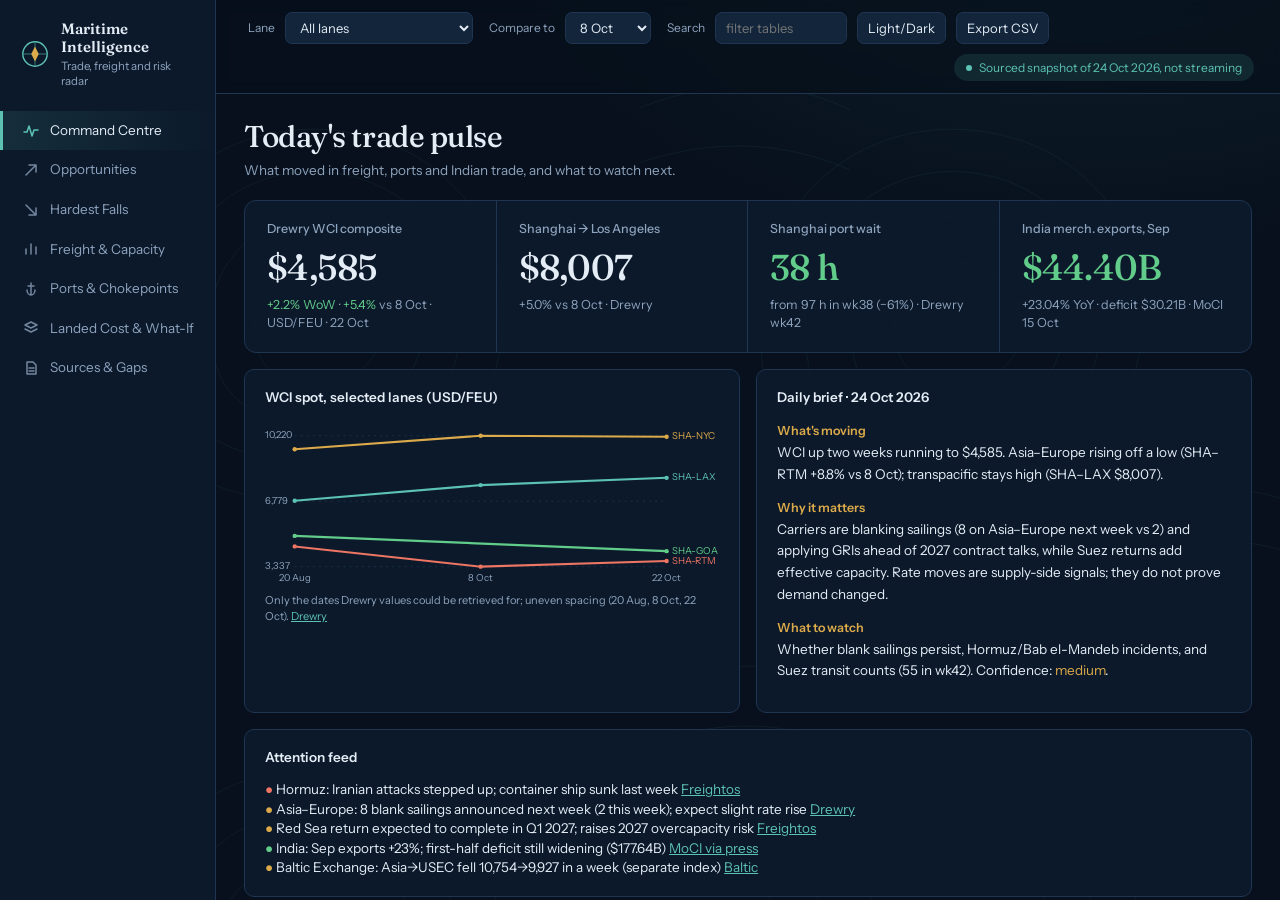
<file: public/assets/aistudio/Maritime_Intelligence__Trade__Freight___Risk_Radar_e774f038.html>
<!DOCTYPE html>
<html lang="en"><head><meta charset="utf-8">
<meta name="viewport" content="width=device-width, initial-scale=1, viewport-fit=cover">
<title>MARITIME INTELLIGENCE · Trade, Freight &amp; Risk Radar</title>
<style>
:root{--bg:#0a1220;--p:#101b2e;--p2:#14233a;--bd:#223350;--tx:#d8e2f0;--mu:#8da0bb;--teal:#3fb6a8;--amb:#e0a43a;--red:#e5604f;--grn:#4fc27b;color-scheme:dark}
:root[data-theme=light]{--bg:#eef2f7;--p:#fff;--p2:#f3f6fa;--bd:#cfd8e4;--tx:#14202f;--mu:#566b86;--teal:#12857a;--amb:#a96f0a;--red:#c43a2a;--grn:#1d8a4b;color-scheme:light}
*{box-sizing:border-box}html,body{margin:0;height:100%}
body{background:var(--bg);color:var(--tx);font:13px/1.45 -apple-system,"Segoe UI",Roboto,sans-serif;display:flex;padding-top:env(safe-area-inset-top,0)}
.n{font-family:ui-monospace,Menlo,Consolas,monospace;font-variant-numeric:tabular-nums}
aside{width:178px;background:var(--p);border-right:1px solid var(--bd);padding:12px 0;flex:none;overflow:auto}
.logo{padding:0 14px 12px;font-weight:700;letter-spacing:.12em;font-size:11px;color:var(--teal)}
.logo small{display:block;color:var(--mu);font-weight:400;letter-spacing:0}
nav button{display:block;width:100%;text-align:left;background:none;border:0;border-left:2px solid transparent;color:var(--mu);padding:8px 14px;font:inherit;cursor:pointer}
nav button:hover{color:var(--tx)}nav button.on{color:var(--tx);border-left-color:var(--teal);background:var(--p2)}
main{flex:1;min-width:0;display:flex;flex-direction:column;height:100%}
.top{display:flex;gap:8px;align-items:center;flex-wrap:wrap;padding:8px 16px;border-bottom:1px solid var(--bd);background:var(--p)}
.top label{color:var(--mu);font-size:11px}
select,input,button.b{background:var(--p2);color:var(--tx);border:1px solid var(--bd);border-radius:3px;padding:4px 7px;font:inherit}
button.b{cursor:pointer}button.b:hover{border-color:var(--teal)}
.tag{padding:2px 7px;border:1px solid var(--teal);color:var(--teal);border-radius:3px;font-size:10px;letter-spacing:.05em;margin-left:auto}
#v{flex:1;overflow:auto;padding:14px 16px 28px}
h2{font-size:12px;letter-spacing:.1em;text-transform:uppercase;color:var(--mu);margin:0 0 8px;font-weight:600}
.g{display:grid;gap:12px;margin-bottom:12px}.g2{grid-template-columns:1fr 1fr}.g4{grid-template-columns:repeat(4,1fr)}
@media(max-width:900px){.g2,.g4{grid-template-columns:1fr}aside{width:56px}.logo,nav button span{display:none}}
.c{background:var(--p);border:1px solid var(--bd);border-radius:4px;padding:11px 13px;min-width:0}
.k .v{font-size:20px;margin:2px 0}.k .s{color:var(--mu);font-size:11px}
.up{color:var(--grn)}.dn{color:var(--red)}.wa{color:var(--amb)}.mu{color:var(--mu)}
table{width:100%;border-collapse:collapse}th,td{text-align:left;padding:5px 7px;border-bottom:1px solid var(--bd);vertical-align:top}
th{color:var(--mu);font-weight:600;font-size:11px;white-space:nowrap}th[data-s]{cursor:pointer}th:hover{color:var(--tx)}
tr.cl{cursor:pointer}tr.cl:hover{background:var(--p2)}
.badge{font-size:10px;padding:1px 6px;border-radius:3px;border:1px solid;white-space:nowrap}
.sx{overflow-x:auto}
.det{background:var(--p2);border-left:2px solid var(--teal);padding:8px 12px;margin:8px 0;font-size:12px}.det b{color:var(--teal);font-weight:600}
.brief div{margin-bottom:6px}.brief b{font-size:10px;letter-spacing:.1em;color:var(--teal)}
svg text{fill:var(--mu);font-size:10px}
.f{display:grid;grid-template-columns:repeat(auto-fit,minmax(150px,1fr));gap:8px;margin-bottom:8px}.f label{display:block;color:var(--mu);font-size:11px}.f input,.f select{width:100%}
a{color:var(--teal)}
.s{font-size:11px;color:var(--mu)}
.empty{padding:22px;text-align:center;color:var(--mu)}
</style><link rel="stylesheet" href="https://fonts.googleapis.com/css2?family=Fraunces:opsz,wght@9..144,400;9..144,500;9..144,600&family=Instrument+Sans:wght@400;500;600&display=swap"><style>
:root{--bg:#07101c;--p:#0d1b2d;--p2:#12253b;--bd:#1f3552;--tx:#e4ecf5;--mu:#8ea3bd;--teal:#5cc2b4;--amb:#dcaa4a;--red:#ec7563;--grn:#62cc8b;--ser:Fraunces,"Iowan Old Style",Georgia,serif}
:root[data-theme=light]{--bg:#e9eff6;--p:#ffffff;--p2:#f0f4f9;--bd:#d0dbe8;--tx:#13202f;--mu:#556a84;--teal:#0f8176;--amb:#94610a;--red:#c03b2b;--grn:#1b7f47}
*{scrollbar-width:thin;scrollbar-color:var(--bd) transparent}
body{font-family:"Instrument Sans",-apple-system,"Segoe UI",Roboto,sans-serif;font-size:13.5px;background:radial-gradient(900px 500px at 85% -8%,rgba(92,194,180,.09),transparent 65%),var(--bg)}
body::before{content:"";position:fixed;inset:0;pointer-events:none;opacity:.9;background:url("data:image/svg+xml,%3Csvg xmlns='http://www.w3.org/2000/svg' width='640' height='640' viewBox='0 0 640 640' fill='none' stroke='rgba(92,194,180,0.075)' stroke-width='1'%3E%3Cpath d='M120 320c0-110 90-200 210-190s190 110 170 220-120 170-230 150S120 430 120 320z'/%3E%3Cpath d='M165 320c0-85 70-155 160-148s150 85 135 170-95 130-180 118S165 405 165 320z'/%3E%3Cpath d='M210 322c0-60 50-110 115-105s110 62 98 122-68 92-128 84-85-41-85-101z'/%3E%3Cpath d='M255 325c0-35 30-65 68-62s64 36 58 72-40 54-76 50-50-24-50-60z'/%3E%3Cpath d='M-40 80c80-60 180-70 250-30M-60 140c90-60 190-70 270-30M-80 200c100-60 200-70 290-30'/%3E%3Cpath d='M420 560c70-70 170-90 250-50M400 610c80-70 190-90 280-45'/%3E%3C/svg%3E")}
:root[data-theme=light] body::before{opacity:.55}
aside,main{position:relative;z-index:1}
.n{font-family:inherit;font-variant-numeric:tabular-nums}
aside{width:216px;padding:20px 0;background:color-mix(in srgb,var(--p) 92%,transparent);backdrop-filter:blur(6px)}
.logo{display:flex;gap:11px;align-items:center;padding:0 20px 22px;font:600 15px/1.2 var(--ser);letter-spacing:0;color:var(--tx)}
.logo small{font:400 11.5px/1.3 "Instrument Sans",sans-serif;color:var(--mu);margin-top:3px}
nav button{display:flex;gap:11px;align-items:center;padding:10px 20px;border-left-width:3px;font-size:13.5px}
nav button svg{flex:none;opacity:.8}nav button.on{background:linear-gradient(90deg,rgba(92,194,180,.12),transparent)}nav button.on svg{color:var(--teal);opacity:1}
.top{padding:12px 26px;gap:10px;background:color-mix(in srgb,var(--bg) 70%,transparent);backdrop-filter:blur(8px)}
.top label{font-size:12px;margin-left:6px}
select,input,button.b{height:32px;border-radius:7px;font-size:13px;padding:0 10px}
select:hover,input:hover{border-color:var(--mu)}
.tag{display:flex;gap:7px;align-items:center;border:0;background:rgba(92,194,180,.12);color:var(--teal);border-radius:99px;padding:5px 12px;font-size:12px;letter-spacing:0}
.tag i{width:6px;height:6px;border-radius:50%;background:currentColor}
#v{padding:26px 28px 48px}
.hd{margin-bottom:20px}.hd h1{font:500 30px/1.15 var(--ser);letter-spacing:-.015em;margin:0 0 6px}.hd p{margin:0;color:var(--mu);max-width:68ch}
h2{font-size:13.5px;font-weight:600;letter-spacing:0;text-transform:none;color:var(--tx);margin:0 0 14px;line-height:1.35}
.g{gap:16px;margin-bottom:16px}
.c{background:color-mix(in srgb,var(--p) 90%,transparent);border-radius:10px;padding:18px 20px}
.g4{gap:0;background:color-mix(in srgb,var(--p) 90%,transparent);border:1px solid var(--bd);border-radius:12px;overflow:hidden}
.g4 .c{background:none;border:0;border-radius:0;border-right:1px solid var(--bd);padding:20px 22px}.g4 .c:last-child{border-right:0}
.k h2{color:var(--mu);font-weight:500;font-size:12.5px;margin:0}
.k .v{font:500 36px/1.1 var(--ser);letter-spacing:-.02em;margin:10px 0 8px}.k .s{font-size:12.5px;line-height:1.45}
table{font-size:13px}th,td{padding:10px 12px}th{font-size:12px;font-weight:500;color:var(--mu);border-bottom:1px solid var(--mu)}
tr:hover td{background:rgba(92,194,180,.05)}tr.cl td:first-child{font-weight:500}
.det{background:rgba(92,194,180,.07);border-left-width:3px;border-radius:0 8px 8px 0;padding:14px 18px;line-height:1.65;margin-top:14px}
.badge{border-radius:99px;padding:2px 10px;font-size:11.5px;background:color-mix(in srgb,currentColor 12%,transparent)}
.brief div{margin-bottom:12px;line-height:1.6}.brief b{display:inline-block;text-transform:lowercase;letter-spacing:0;font-size:12.5px;color:var(--amb);font-weight:600}.brief b::first-letter{text-transform:uppercase}
svg text{font-size:11px;font-family:inherit}svg line{stroke-dasharray:2 5}svg polyline{stroke-width:2.4;stroke-linejoin:round;stroke-linecap:round}svg rect{rx:3}
.f label{font-size:12px;margin-bottom:3px}.s{line-height:1.5}.empty{padding:28px}
button:focus-visible,select:focus-visible,input:focus-visible{outline:2px solid var(--teal);outline-offset:2px}
@media(max-width:900px){aside{width:60px}.logo span,nav button span{display:none}.logo{padding:0 15px 18px}nav button{padding:11px 18px}#v{padding:18px 14px 40px}.hd h1{font-size:24px}.g4{grid-template-columns:1fr 1fr}.g4 .c:nth-child(2){border-right:0}.g4 .c:nth-child(-n+2){border-bottom:1px solid var(--bd)}.k .v{font-size:28px}.top{padding:10px 14px}}
</style></head><body>
<aside><div class="logo"><svg width="30" height="30" viewBox="0 0 32 32" fill="none" stroke="currentColor" stroke-width="1.5" style="flex:none"><circle cx="16" cy="16" r="13" style="color:var(--teal)"/><path d="M16 4v24M4 16h24" style="color:var(--teal);opacity:.4"/><path d="M16 8l4 8-4 8-4-8z" fill="var(--amb)" stroke="none"/></svg><span>Maritime Intelligence<small>Trade, freight and risk radar</small></span></div><nav id="nav"></nav></aside>
<main>
<div class="top">
<label>Lane</label><select id="fl"></select>
<label>Compare to</label><select id="fr"><option value="0">20 Aug</option><option value="1" selected>8 Oct</option></select>
<label>Search</label><input id="fs" placeholder="filter tables" size="12">
<button class="b" id="th">Light/Dark</button><button class="b" id="dl">Export CSV</button>
<span class="tag"><i></i>Sourced snapshot of 24 Oct 2026, not streaming</span></div>
<div id="v"></div></main>
<script>
// Every value below was read from the cited source on 24 Oct 2026. "~" = approximated from source text. null = not published/unavailable.
const D={
wci:[["20 Aug",4526],["8 Oct",4351],["15 Oct",4485],["22 Oct",4585]],
lanes:[ // WCI, USD/FEU, Drewry. a=[20 Aug, 8 Oct, 22 Oct]
{id:"SHA-LAX",n:"Shanghai → Los Angeles",a:[6802,7624,8007]},
{id:"SHA-NYC",n:"Shanghai → New York",a:[9507,10220,10166]},
{id:"SHA-RTM",n:"Shanghai → Rotterdam",a:[4401,3337,3632]},
{id:"SHA-GOA",n:"Shanghai → Genoa",a:[4955,null,4152]},
{id:"RTM-NYC",n:"Rotterdam → New York",a:[null,null,3181]},
{id:"NYC-RTM",n:"New York → Rotterdam",a:[null,null,1158]},
{id:"LAX-SHA",n:"Los Angeles → Shanghai",a:[null,null,847]},
{id:"RTM-SHA",n:"Rotterdam → Shanghai",a:[null,null,646]}],
dates:["20 Aug","8 Oct","22 Oct"],
fbx:[ // Freightos FBX, USD/FEU, points quoted in weekly updates
{n:"Asia → US West Coast (FBX01)",p:[["14 Jul","~7,500",7500],["18 Aug","~7,400",7400],["20 Oct","8,126",8126]]},
{n:"Asia → US East Coast (FBX03)",p:[["14 Jul","~9,000",9000],["18 Aug","~9,400",9400],["20 Oct","9,700",9700]]},
{n:"Asia → N. Europe (FBX11)",p:[["14 Jul","~5,800",5800],["20 Oct","3,442",3442]]},
{n:"Asia → Mediterranean (FBX13)",p:[["18 Aug","~5,000",5000],["20 Oct","3,927",3927]]}],
opps:[
{n:"India engineering, electronics & petroleum exports",t:"Trade flow",sc:"India → world",m:"Sep merch. exports $44.40B",v:23.04,ev:"Exports +23.04% YoY; Apr–Sep $259.89B (+18.51%); exports grew >20% two months running (MoCI)",who:"Engineering/electronics exporters; freight forwarders at JNPT/Mundra",rk:"Imports $74.61B (+8%); H1 deficit widened to $177.64B vs $156.88B; ocean rates and Gulf disruption can erode margin",cf:"High (official data) / commercial upside: hypothesis",lk:"https://www.jmfinancialservices.in/market-news-and-insights/1737084"},
{n:"Nhava Sheva / Mundra as Gulf-diversion hubs",t:"Port connectivity",sc:"W. India",m:"Ships naming NSh as arrival port 21→36 (undated, mid-2026)",v:null,ev:"Carriers treat NSh/Mundra as alternatives to Gulf ports; CMA CGM India–UAE shuttle via Sohar/Fujairah planned",who:"Transshipment, exporters needing Gulf access",rk:"Congestion, truck-driver shortage, yard density (reports May–Jul 2026); no current wait-time data found",cf:"Low–Medium (trade press, dated)",lk:"https://theloadstar.com/india-waives-storage-fees-as-ports-and-carriers-tackle-trade-disruption/"},
{n:"Importer contract timing on Asia–Europe",t:"Freight",sc:"Asia → Europe",m:"WCI SHA–RTM −17.5% vs 20 Aug",v:null,ev:"Spot rates well below summer; Suez returns expected to be full in Q1 (Freightos) adding effective capacity; GRIs now pushing up for 2027 contracts",who:"Importers/forwarders negotiating 2027 contracts",rk:"Hormuz/Houthi shocks can reverse; forwarders doubt GRIs stick",cf:"Medium (hypothesis, not forecast)",lk:"https://www.freightos.com/freight-resources/red-sea-container-traffic-set-for-full-return-in-q1-october-20-2026-update/"},
{n:"Transatlantic container lane",t:"Freight",sc:"N. Europe ↔ US",m:"Spot ~$2,850/FEU, ~+25% YoY",v:25,ev:"Spot up only ~$200 since late Sep despite announced October increases (Freightos)",who:"Carriers; importers watching bunker pass-through",rk:"Elevated bunker cost; price ≠ demand",cf:"Medium",lk:"https://www.freightos.com/freight-resources/red-sea-container-traffic-set-for-full-return-in-q1-october-20-2026-update/"}],
falls:[
{n:"Asia→N. Europe spot (WCI SHA–RTM)",k:"SHA-RTM",ch:null,b:"vs baseline",cl:"Emerging warning",kind:"price",dr:"Rates fell after summer peak, rebounding on blank sailings (8 announced next week vs 2) and GRIs",ex:"Carriers (revenue); importers benefit",cf:"Volumes + whether blank sailings persist",lk:"https://www.drewry.co.uk/supply-chain-advisors/supply-chain-expertise/world-container-index-assessed-by-drewry"},
{n:"Asia→Genoa spot (WCI SHA–GOA)",k:"SHA-GOA",ch:null,b:"vs 20 Aug",cl:"Persistent decline",kind:"price",dr:"Weaker Asia–Med demand/pricing after peak; Suez return adds capacity (hypothesis)",ex:"Med-bound shippers benefit; carriers lose",cf:"Asia–Med booking data, Suez transit counts",lk:"https://www.drewry.co.uk/supply-chain-advisors/supply-chain-expertise/world-container-index-assessed-by-drewry"},
{n:"Freightos Asia→N. Europe (FBX11)",k:"FBX3",ch:null,b:"14 Jul ~5,800 → 20 Oct 3,442",cl:"Persistent decline",kind:"price",dr:"Post-peak demand, returning capacity; recent +6% week on GRIs",ex:"Carriers; importers benefit",cf:"Contract vs spot gap",lk:"https://www.freightos.com/freight-resources/red-sea-container-traffic-set-for-full-return-in-q1-october-20-2026-update/"},
{n:"Global container port throughput (Drewry index)",k:null,ch:-1.3,b:"YoY, Jul 2026 (−3.3% MoM)",cl:"Emerging warning",kind:"demand",dr:"Volume signal, not price; one month only",ex:"Port operators, carriers",cf:"Aug/Sep releases",lk:"https://www.drewry.co.uk/trackers-and-indices/latest-trackers-and-indices"},
{n:"Asia→US East Coast daily index",k:null,ch:-7.7,b:"week to 23 Oct (10,754→9,927)",cl:"Temporary volatility",kind:"price",dr:"Single-week move; different index from FBX weekly (not comparable)",ex:"Carriers on USEC",cf:"Next 2 weekly FBX prints",lk:"https://theedgemalaysia.com/node/823074"},
{n:"Gulf security (Hormuz, Gulf-bound shipping)",k:null,ch:null,b:"qualitative",cl:"Sharp deterioration",kind:"ops",dr:"Iranian attacks stepped up; a Dubai-linked container ship sunk last week; Shanghai–Jebel Ali $8,451/FEU (Drewry IACI)",ex:"India–Gulf trade, Gulf-bound cargo, fuel-sensitive lanes",cf:"Hormuz transit counts, war-risk premia",lk:"https://www.freightos.com/freight-resources/red-sea-container-traffic-set-for-full-return-in-q1-october-20-2026-update/"}],
chokes:[
["Strait of Hormuz","Attacks escalating; some container ships transiting; oil ~$100","Freightos 20 Oct","dn"],
["Bab el-Mandeb / Red Sea","Houthi risk rising, yet carriers returning; full return est. Q1 2027","Freightos 20 Oct","wa"],
["Suez Canal","55 sailings wk42 (54 wk41)","Drewry 22 Oct","wa"],
["Shanghai port waiting","97h (wk38) → 38h (wk42), −61%","Drewry 22 Oct","up"],
["Nhava Sheva / Mundra","7-day avg vessel wait ~2.5 days as of 19 May (stale); no current figure found","K+N advisory","mu"],
["Jeddah (India–ME lane)","Waits reported 5–10 days; some feeders suspended calls (mid-2026, undated)","FreshPlaza","wa"]],
src:[
["Drewry World Container Index","22 Oct 2026","https://www.drewry.co.uk/supply-chain-advisors/supply-chain-expertise/world-container-index-assessed-by-drewry","Composite + 8 lanes; 20 Aug & 8 Oct values from Drewry-derived reports (hellenicshippingnews, marketintellabs). Free headline data; detailed history licensed."],
["Freightos Baltic Index weekly update","20 Oct 2026","https://www.freightos.com/freight-resources/red-sea-container-traffic-set-for-full-return-in-q1-october-20-2026-update/","FBX weekly; earlier points (~) from 14 Jul and 18 Aug updates, quoted in text, approximate."],
["Drewry Intra-Asia Container Index","22 Oct 2026","https://www.drewry.co.uk/supply-chain-advisors/supply-chain-expertise/intra-asia-container-index","IACI $1,459/FEU; Shanghai–Jebel Ali $8,451."],
["Drewry trackers (port throughput)","1 Oct 2026","https://www.drewry.co.uk/trackers-and-indices/latest-trackers-and-indices","Jul 2026 data; one month lag."],
["Ministry of Commerce, India (via press)","15 Oct 2026","https://www.jmfinancialservices.in/market-news-and-insights/1737084","Sep 2026 merchandise trade; preliminary, subject to revision."],
["Baltic Exchange (via The Edge Malaysia)","23 Oct 2026","https://theedgemalaysia.com/node/823074","Asia–USEC daily index; not comparable to FBX weekly."],
["Not connected","—","","AIS positions, contract rates, GRI database, bunker surcharges, container-level tracking, customs data, current JNPT/Mundra dwell. Shown as unavailable, never estimated."]]
};
const $=s=>document.querySelector(s),f0=n=>Math.round(n).toLocaleString(),pc=n=>n==null?"n/a":(n>0?"+":"")+n.toFixed(1)+"%",col=n=>n==null?"mu":n>0?"up":n<0?"dn":"mu";
const bi=()=>+$("#fr").value,q=()=>$("#fs").value.toLowerCase();
const last=l=>l.a[2],base=l=>l.a[bi()],chg=l=>base(l)==null?null:(last(l)/base(l)-1)*100;
const lanes=()=>D.lanes.filter(l=>$("#fl").value==="ALL"||l.id===$("#fl").value);
const fchg=f=>{const p=f.p;const b=bi()===0&&p.length>2?p[1]:p[0];return (p[p.length-1][2]/b[2]-1)*100};
D.falls.forEach(f=>{if(f.k&&f.k.startsWith("SHA"))f.ch=chg(D.lanes.find(l=>l.id===f.k));if(f.k==="FBX3")f.ch=(3442/5800-1)*100});
let view="pulse",sort={},sel=0;
const V=[["pulse","Command Centre"],["opps","Opportunities"],["falls","Hardest Falls"],["freight","Freight & Capacity"],["ports","Ports & Chokepoints"],["landed","Landed Cost & What-If"],["src","Sources & Gaps"]];
const IC={pulse:"M1 9h3l2-6 3 10 2-6h4",opps:"M3 13L13 3M6 3h7v7",falls:"M3 3l10 10M6 13h7V6",freight:"M3 13V8M8 13V3M13 13V6",ports:"M8 2v12M4 9c0 3 2 5 4 5s4-2 4-5M5 5h6",landed:"M2 5l6-3 6 3-6 3zM2 9l6 3 6-3",src:"M4 2h6l3 3v9H4zM6 8h5M6 11h5"};
$("#nav").innerHTML=V.map(([k,t])=>`<button data-k="${k}" title="${t}"><svg width="16" height="16" viewBox="0 0 16 16" fill="none" stroke="currentColor" stroke-width="1.5" stroke-linecap="round" stroke-linejoin="round"><path d="${IC[k]}"/></svg><span>${t}</span></button>`).join("");
const HD={pulse:["Today's trade pulse","What moved in freight, ports and Indian trade, and what to watch next."],opps:["Where demand is rising","Growth signals with their evidence, risks and who could benefit."],falls:["What is deteriorating","Falls in price, demand and operations, kept separate on purpose."],freight:["Freight rates and capacity","Spot-rate moves by lane against the comparison date you pick above."],ports:["Ports and chokepoints","Latest verified readings. Stale or missing data is marked."],landed:["Landed cost and what-if","Change freight and delay assumptions to see cost and exposure."],src:["Sources and gaps","Where each number came from, and what is not connected."]};
$("#fl").innerHTML='<option value="ALL">All lanes</option>'+D.lanes.map(l=>`<option value="${l.id}">${l.n}</option>`).join("");
function srt(a,key,def){const s=sort[key]||(sort[key]=def);return [...a].sort((x,y)=>{let A=s.f(x),B=s.f(y);if(A==null)return 1;if(B==null)return -1;return (A>B?1:A<B?-1:0)*s.d})}
function th(key,cols,def){const s=sort[key]||(sort[key]=def);return cols.map(([t,f])=>`<th data-s="${key}" data-i="${t}">${t}${s.t===t?(s.d>0?" ▲":" ▼"):""}</th>`).join("")}
function line(ser,w=520,h=190){const pts=ser.flatMap(s=>s.v.filter(v=>v!=null)),mn=Math.min(...pts),mx=Math.max(...pts),p=34,n=ser[0].v.length,lab=ser[0].x;
const X=i=>p+i*(w-p-60)/(n-1),Y=v=>h-22-(v-mn)/(mx-mn||1)*(h-40);let o=`<svg viewBox="0 0 ${w} ${h}" width="100%" role="img">`;
[0,.5,1].forEach(t=>{const v=mn+(mx-mn)*t;o+=`<line x1="${p}" x2="${w-60}" y1="${Y(v)}" y2="${Y(v)}" stroke="var(--bd)"/><text x="0" y="${Y(v)+3}">${f0(v)}</text>`});
lab.forEach((t,i)=>o+=`<text x="${X(i)}" y="${h-6}" text-anchor="middle">${t}</text>`);
const C=["var(--teal)","var(--amb)","var(--red)","var(--grn)","#8aa4d6"];
ser.forEach((s,k)=>{const pp=s.v.map((v,i)=>v==null?null:[X(i),Y(v)]).filter(Boolean);o+=`<polyline fill="none" stroke="${C[k%5]}" stroke-width="1.6" points="${pp.map(a=>a.join(",")).join(" ")}"/>`+pp.map(a=>`<circle cx="${a[0]}" cy="${a[1]}" r="2.5" fill="${C[k%5]}"/>`).join("");
const e=pp[pp.length-1];o+=`<text x="${e[0]+6}" y="${e[1]+3}" style="fill:${C[k%5]}">${s.n}</text>`});return o+"</svg>"}
function hbars(rows,w=520){const m=Math.max(...rows.map(r=>Math.abs(r.v)),1),h=rows.length*24+6,x0=w/2+50;
return `<svg viewBox="0 0 ${w} ${h}" width="100%">`+rows.map((r,i)=>{const bw=Math.abs(r.v)/m*(w/2-90);
return `<text x="0" y="${i*24+16}">${r.l}</text><rect x="${r.v<0?x0-bw:x0}" y="${i*24+5}" width="${bw}" height="14" fill="${r.v<0?"var(--red)":"var(--grn)"}" opacity=".85"/><text x="${r.v<0?x0-bw-4:x0+bw+4}" y="${i*24+16}" text-anchor="${r.v<0?"end":"start"}">${pc(r.v)}</text>`}).join("")+"</svg>"}
function waterfall(items,w=520,h=210){let t=0;const tot=items.reduce((a,b)=>a+b.v,0)||1,p=30,bw=(w-p)/(items.length+1)-8,Y=v=>h-30-v/tot*(h-50);let o=`<svg viewBox="0 0 ${w} ${h}" width="100%">`;
items.forEach((it,i)=>{const x=p+i*(bw+8);o+=`<rect x="${x}" y="${Y(t+it.v)}" width="${bw}" height="${Math.max(1,Y(t)-Y(t+it.v))}" fill="${it.hot?"var(--amb)":"var(--teal)"}"/><text x="${x+bw/2}" y="${h-16}" text-anchor="middle">${it.l}</text><text x="${x+bw/2}" y="${Y(t+it.v)-3}" text-anchor="middle">${f0(it.v)}</text>`;t+=it.v});
const x=p+items.length*(bw+8);return o+`<rect x="${x}" y="${Y(tot)}" width="${bw}" height="${Y(0)-Y(tot)}" fill="var(--tx)" opacity=".75"/><text x="${x+bw/2}" y="${h-16}" text-anchor="middle">Total</text><text x="${x+bw/2}" y="${Y(tot)-3}" text-anchor="middle">${f0(tot)}</text></svg>`}
const a=(u,t)=>u?`<a href="${u}" target="_blank" rel="noopener">${t||"source"}</a>`:"";
const R={};
R.pulse=()=>{const w=D.wci,L=lanes().filter(l=>l.a[0]!=null||l.a[1]!=null);
return `<div class="g g4">
<div class="c k"><h2>Drewry WCI composite</h2><div class="v n">$${f0(w[3][1])}</div><div class="s"><span class="up">+2.2% WoW</span> · <span class="up">${pc((w[3][1]/w[1][1]-1)*100)}</span> vs 8 Oct · USD/FEU · 22 Oct</div></div>
<div class="c k"><h2>Shanghai → Los Angeles</h2><div class="v n">$${f0(8007)}</div><div class="s">${pc(chg(D.lanes[0]))} vs ${D.dates[bi()]} · Drewry</div></div>
<div class="c k"><h2>Shanghai port wait</h2><div class="v n up">38 h</div><div class="s">from 97 h in wk38 (−61%) · Drewry wk42</div></div>
<div class="c k"><h2>India merch. exports, Sep</h2><div class="v n up">$44.40B</div><div class="s">+23.04% YoY · deficit $30.21B · MoCI 15 Oct</div></div></div>
<div class="g g2"><div class="c"><h2>WCI spot, selected lanes (USD/FEU)</h2>${line(L.map(l=>({n:l.id,v:l.a.slice(0,3),x:D.dates})))}<div class="s">Only the dates Drewry values could be retrieved for; uneven spacing (20 Aug, 8 Oct, 22 Oct). ${a(D.src[0][2],"Drewry")}</div></div>
<div class="c brief"><h2>Daily brief · 24 Oct 2026</h2>
<div><b>WHAT'S MOVING</b><br>WCI up two weeks running to $4,585. Asia–Europe rising off a low (SHA–RTM ${pc(chg(D.lanes[2]))} vs ${D.dates[bi()]}); transpacific stays high (SHA–LAX $8,007).</div>
<div><b>WHY IT MATTERS</b><br>Carriers are blanking sailings (8 on Asia–Europe next week vs 2) and applying GRIs ahead of 2027 contract talks, while Suez returns add effective capacity. Rate moves are supply-side signals; they do not prove demand changed.</div>
<div><b>WHAT TO WATCH</b><br>Whether blank sailings persist, Hormuz/Bab el-Mandeb incidents, and Suez transit counts (55 in wk42). Confidence: <span class="wa">medium</span>.</div></div></div>
<div class="c"><h2>Attention feed</h2>
<div><span class="dn">●</span> Hormuz: Iranian attacks stepped up; container ship sunk last week ${a(D.falls[5].lk,"Freightos")}</div>
<div><span class="wa">●</span> Asia–Europe: 8 blank sailings announced next week (2 this week); expect slight rate rise ${a(D.src[0][2],"Drewry")}</div>
<div><span class="wa">●</span> Red Sea return expected to complete in Q1 2027; raises 2027 overcapacity risk ${a(D.src[1][2],"Freightos")}</div>
<div><span class="up">●</span> India: Sep exports +23%; first-half deficit still widening ($177.64B) ${a(D.opps[0].lk,"MoCI via press")}</div>
<div><span class="wa">●</span> Baltic Exchange: Asia→USEC fell 10,754→9,927 in a week (separate index) ${a(D.falls[4].lk,"Baltic")}</div></div>`};
R.opps=()=>{const def={t:"Change",d:-1,f:o=>o.v};const cols=[["Opportunity",o=>o.n],["Type",o=>o.t],["Metric",o=>o.m],["Change",o=>o.v],["Confidence",o=>o.cf]];
const rows=srt(D.opps.filter(o=>(o.n+o.t+o.sc).toLowerCase().includes(q())),"opps",def);const s=sort.opps;s.f=(cols.find(c=>c[0]===s.t)||cols[3])[1];
const o=rows[Math.min(sel,rows.length-1)];
return `<div class="c"><h2>Opportunities radar · evidence-ranked; "Change" is the sourced growth figure where one exists (not a composite score)</h2><div class="sx"><table><tr>${th("opps",cols,def)}</tr>${rows.map((r,i)=>`<tr class="cl" data-r="${i}"><td>${r.n}</td><td>${r.t}</td><td>${r.m}</td><td class="n ${col(r.v)}">${r.v==null?"n/a":pc(r.v)}</td><td>${r.cf}</td></tr>`).join("")||`<tr><td colspan=5 class="empty">No matches.</td></tr>`}</table></div>
${o?`<div class="det"><b>${o.n}</b> · ${o.sc}<br><b>Evidence:</b> ${o.ev}<br><b>Who could benefit:</b> ${o.who}<br><b>Risks / counter-evidence:</b> ${o.rk}<br><b>Note:</b> trade-flow growth ≠ demand ≠ commercial opportunity; the last is a hypothesis. ${a(o.lk)}</div>`:""}</div>
<div class="c"><h2>Sourced change figures</h2>${hbars(D.opps.filter(o=>o.v!=null).map(o=>({l:o.n.slice(0,28),v:o.v})))}</div>`};
R.falls=()=>{const def={t:"Change",d:1,f:x=>x.ch};const cols=[["Item",x=>x.n],["Change",x=>x.ch],["Basis",x=>x.b],["Class",x=>x.cl],["Kind",x=>x.kind]];
const rows=srt(D.falls.filter(x=>(x.n+x.cl+x.kind).toLowerCase().includes(q())),"falls",def);const s=sort.falls;s.f=(cols.find(c=>c[0]===s.t)||cols[1])[1];const o=rows[Math.min(sel,rows.length-1)];
const kc={"Sharp deterioration":"dn","Persistent decline":"dn","Emerging warning":"wa","Temporary volatility":"mu"};
return `<div class="c"><h2>Hardest falls · price falls ≠ demand falls (see Kind)</h2><div class="sx"><table><tr>${th("falls",cols,def)}</tr>${rows.map((r,i)=>`<tr class="cl" data-r="${i}"><td>${r.n}</td><td class="n ${col(r.ch)}">${r.ch==null?"n/a":pc(r.ch)}</td><td>${r.b.replace("vs baseline","vs "+D.dates[bi()]).replace("vs 20 Aug","vs 20 Aug")}</td><td><span class="badge ${kc[r.cl]||"mu"}">${r.cl}</span></td><td>${r.kind}</td></tr>`).join("")||`<tr><td colspan=5 class="empty">No matches.</td></tr>`}</table></div>
${o?`<div class="det"><b>${o.n}</b><br><b>Plausible driver:</b> ${o.dr}<br><b>Exposed:</b> ${o.ex}<br><b>Confirm / invalidate with:</b> ${o.cf}<br>Drivers are hypotheses, not established causes. ${a(o.lk)}</div>`:""}</div>`};
R.freight=()=>{const L=lanes();return `<div class="g g2"><div class="c"><h2>Change since ${D.dates[bi()]} (WCI, USD/FEU)</h2>${hbars(D.lanes.filter(l=>chg(l)!=null).map(l=>({l:l.id,v:chg(l)})))}</div>
<div class="c"><h2>Freightos FBX points quoted in weekly updates</h2><div class="sx"><table><tr><th>Lane</th><th>Points (USD/FEU)</th><th>Δ first→last</th></tr>${D.fbx.map(f=>`<tr><td>${f.n}</td><td class="n">${f.p.map(p=>p[0]+": "+p[1]).join(" · ")}</td><td class="n ${col(fchg(f))}">${pc(fchg(f))}</td></tr>`).join("")}</table></div><div class="s">FBX and WCI are different indices (methodology, ports, timing). Do not compare levels across them.</div></div></div>
<div class="c"><h2>WCI lane table · 22 Oct 2026</h2><div class="sx"><table><tr><th>Lane</th><th>20 Aug</th><th>8 Oct</th><th>22 Oct</th><th>Δ vs ${D.dates[bi()]}</th></tr>${L.filter(l=>l.n.toLowerCase().includes(q())).map(l=>`<tr><td>${l.n}</td>${l.a.map(v=>`<td class="n">${v==null?"n/a":f0(v)}</td>`).join("")}<td class="n ${col(chg(l))}">${pc(chg(l))}</td></tr>`).join("")}</table></div>
<div class="s">Capacity: Asia–Europe 8 blank sailings next week (from 2); transpacific 2 (from 6) per Drewry. Intra-Asia IACI $1,459 (+$6). Not available here: contract rates, GRI database, bunker surcharges, equipment imbalance. India lanes: no free published index found.</div></div>`};
R.ports=()=>`<div class="c"><h2>Chokepoints & port indicators · latest verified</h2><div class="sx"><table><tr><th>Node</th><th>Latest reading</th><th>Source / date</th></tr>${D.chokes.filter(r=>r.join(" ").toLowerCase().includes(q())).map(r=>`<tr><td><span class="${r[3]}">●</span> ${r[0]}</td><td>${r[1]}</td><td>${r[2]}</td></tr>`).join("")||`<tr><td colspan=3 class="empty">No matches.</td></tr>`}</table></div>
<div class="s">Status dot: green improving, amber developing/uncertain, red high risk, grey stale/unknown. No AIS feed is connected, so no map is shown. Current JNPT/Mundra/Chennai dwell and wait figures were not found in free sources; the India row is dated.</div></div>
<div class="c"><h2>What to do with this</h2><div>• Gulf-bound cargo: check war-risk and routing before booking.<br>• W. India exporters: confirm terminal and rail slots; expect yard-density risk (hypothesis, dated reports).<br>• Asia–Europe importers: Suez return and blank sailings pull in opposite directions through Q1.</div></div>`;
const LF=[["cargo","Cargo value (USD)",38000],["ins","Insurance %",0.3],["orig","Origin charges",320],["dest","Destination charges",410],["inl","Inland transport",380],["duty","Duty % (on CIF)",7.5],["free","Free days",5],["dd","Demurrage/day",140],["stor","Storage/day",90]];
R.landed=()=>`<div class="g g2"><div class="c"><h2>Landed cost per FEU</h2><div id="wf"></div><div class="n" id="tot"></div><div class="s">Ocean leg uses a real Drewry WCI lane; every other input is an editable ASSUMPTION (no shipment data connected). Incoterms and tariff lines change the result. Not a quote.</div></div>
<div class="c"><h2>Inputs (illustrative scenario, not a forecast)</h2><div class="f"><div><label>Ocean lane (WCI 22 Oct)</label><select id="lf">${D.lanes.filter(l=>l.a[2]).map(l=>`<option value="${l.a[2]}">${l.id} · $${f0(l.a[2])}</option>`).join("")}</select></div>
<div><label>Freight shift %</label><input id="fs2" type="range" min="-30" max="40" value="0"><span class="n" id="v1">0%</span></div><div><label>Added delay (days)</label><input id="dd2" type="range" min="0" max="14" value="0"><span class="n" id="v2">0d</span></div></div>
<div class="f">${LF.map(([k,t,d])=>`<div><label>${t}</label><input type="number" id="in_${k}" value="${d}" step="any"></div>`).join("")}</div></div></div>
<div class="c"><h2>Shipment register</h2><div class="empty">No shipment feed connected. Live ETA, last-free-day and demurrage tracking need a carrier/TMS integration, so none is simulated here.</div></div>`;
function calc(){const g=k=>+$("#in_"+k).value||0,fr=+$("#fs2").value,dl=+$("#dd2").value;$("#v1").textContent=fr+"%";$("#v2").textContent=dl+"d";
const o=+$("#lf").value*(1+fr/100),ins=g("cargo")*g("ins")/100,duty=(g("cargo")+o+ins)*g("duty")/100,ex=Math.max(0,dl-g("free"));
const it=[{l:"Ocean",v:o},{l:"Insur.",v:ins},{l:"Origin",v:g("orig")},{l:"Dest.",v:g("dest")},{l:"Inland",v:g("inl")},{l:"Duty",v:duty},{l:"Storage",v:ex*g("stor"),hot:1},{l:"Dem/Det",v:ex*g("dd"),hot:1}];
const t=it.reduce((a,b)=>a+b.v,0);$("#wf").innerHTML=waterfall(it);$("#tot").innerHTML=`Total <b>$${f0(t)}</b> per FEU`}
R.src=()=>`<div class="c"><h2>Data catalog · as of 24 Oct 2026</h2><div class="sx"><table><tr><th>Source</th><th>As of</th><th>Link</th><th>Coverage / limits</th></tr>${D.src.map(s=>`<tr><td>${s[0]}</td><td>${s[1]}</td><td>${a(s[2],"open")}</td><td>${s[3]}</td></tr>`).join("")}</table></div>
<div class="s" style="margin-top:8px">This is a dated snapshot. Published pages cannot call external data APIs, so figures update only when the snapshot is rebuilt. Ask Claude to re-run the research and republish.</div></div>`;
function draw(){document.querySelectorAll("nav button").forEach(b=>b.classList.toggle("on",b.dataset.k===view));$("#v").innerHTML=`<div class="hd"><h1>${HD[view][0]}</h1><p>${HD[view][1]}</p></div>`+R[view]();
if(view==="landed"){calc();$("#v").querySelectorAll("input,select").forEach(e=>e.addEventListener("input",calc))}}
$("#nav").onclick=e=>{const b=e.target.closest("button");if(b){view=b.dataset.k;sel=0;draw()}};
$("#fl").onchange=$("#fr").onchange=draw;$("#fs").oninput=()=>{sel=0;draw()};
$("#th").onclick=()=>{const r=document.documentElement;r.dataset.theme=r.dataset.theme==="light"?"":"light"};
$("#v").onclick=e=>{const h=e.target.closest("th[data-s]");if(h){const s=sort[h.dataset.s];s.d=s.t===h.dataset.i?-s.d:1;s.t=h.dataset.i;draw();return}
const r=e.target.closest("tr[data-r]");if(r){sel=+r.dataset.r;draw()}};
$("#dl").onclick=()=>{const m={pulse:D.lanes,freight:D.lanes}[view];let rows;
if(m)rows=[["lane","20 Aug","8 Oct","22 Oct"],...D.lanes.map(l=>[l.n,...l.a.map(v=>v==null?"":v)])];
else if(view==="opps")rows=[["opportunity","metric","change_pct"],...D.opps.map(o=>[o.n,o.m,o.v??""])];
else if(view==="falls")rows=[["item","change_pct","basis","class","kind"],...D.falls.map(f=>[f.n,f.ch==null?"":f.ch.toFixed(1),f.b,f.cl,f.kind])];
else if(view==="ports")rows=[["node","reading","source"],...D.chokes.map(r=>r.slice(0,3))];
else if(view==="src")rows=[["source","as_of","url"],...D.src.map(s=>s.slice(0,3))];
else{alert("Nothing to export in this view.");return}
const csv=rows.map(r=>r.map(x=>`"${String(x).replace(/"/g,'""')}"`).join(",")).join("\n");
const el=document.createElement("a");el.href="data:text/csv;charset=utf-8,"+encodeURIComponent("Snapshot 24 Oct 2026; see Sources tab\n"+csv);el.download=view+"-snapshot.csv";el.click()};
draw();
</script></body></html>
</file>
